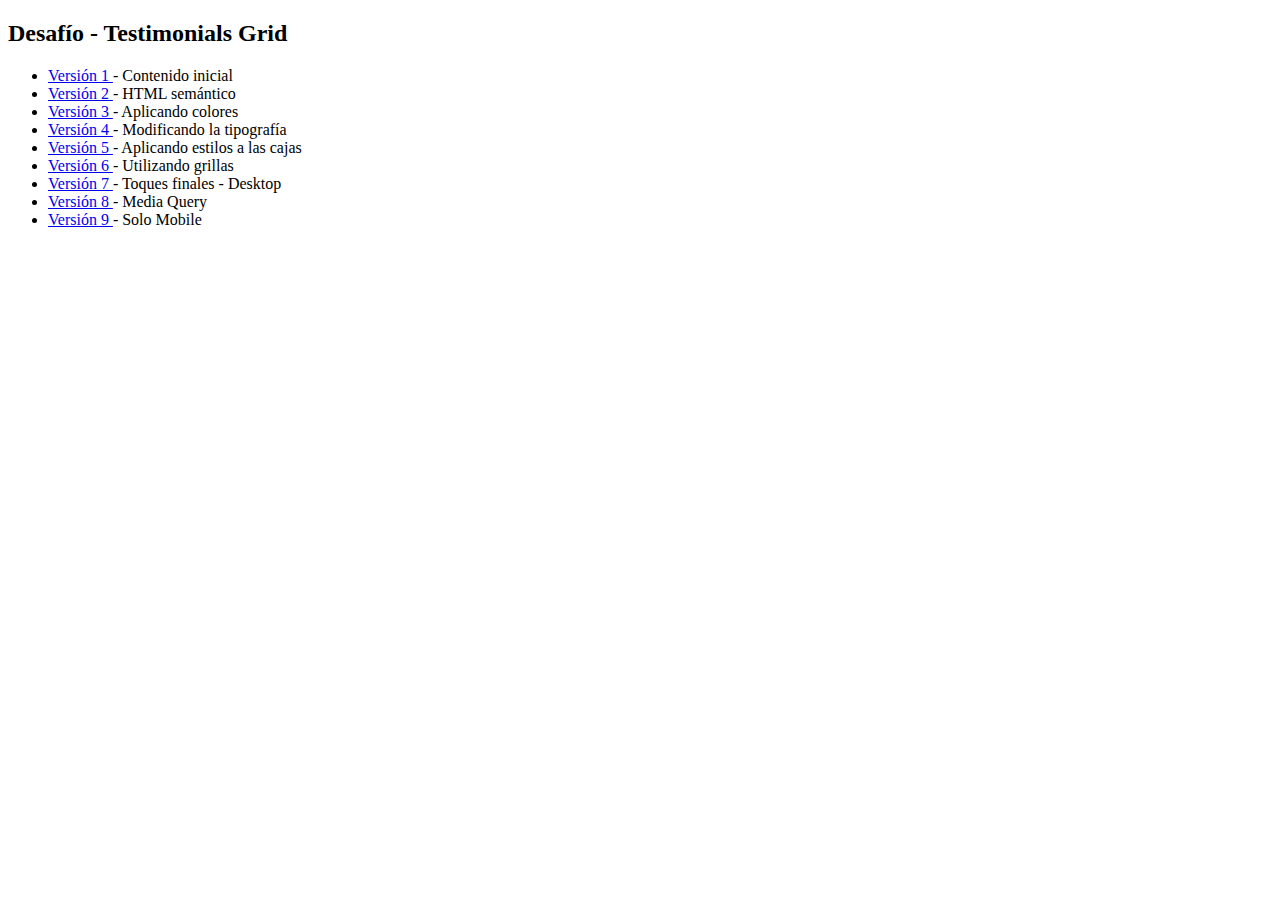
<file: index.html>
<!DOCTYPE html>
<html lang="en">

<head>
  <meta charset="UTF-8">
  <meta name="viewport" content="width=device-width, initial-scale=1.0">
  <!-- displays site properly based on user's device -->

  <link rel="icon" type="image/png" sizes="32x32" href="./images/favicon-32x32.png">

  <title>Desafío</title>
</head>

<body>
  <h2>Desafío - Testimonials Grid</h2>

  <ul>
    <li> <a href="html/v1.html"> Versión 1 </a> - Contenido inicial </li>
    <li> <a href="html/v2.html"> Versión 2 </a> - HTML semántico </li>
    <li> <a href="html/v3.html"> Versión 3 </a> - Aplicando colores </li>
    <li> <a href="html/v4.html"> Versión 4 </a> - Modificando la tipografía </li>
    <li> <a href="html/v5.html"> Versión 5 </a> - Aplicando estilos a las cajas </li>
    <li> <a href="html/v6.html"> Versión 6 </a> - Utilizando grillas </li>
    <li> <a href="html/v7.html"> Versión 7 </a> - Toques finales - Desktop </li>
    <li> <a href="html/v8.html"> Versión 8 </a> - Media Query </li>
    <li> <a href="html/v9.html"> Versión 9 </a> - Solo Mobile </li>
  </ul>

</body>

</html>
</file>
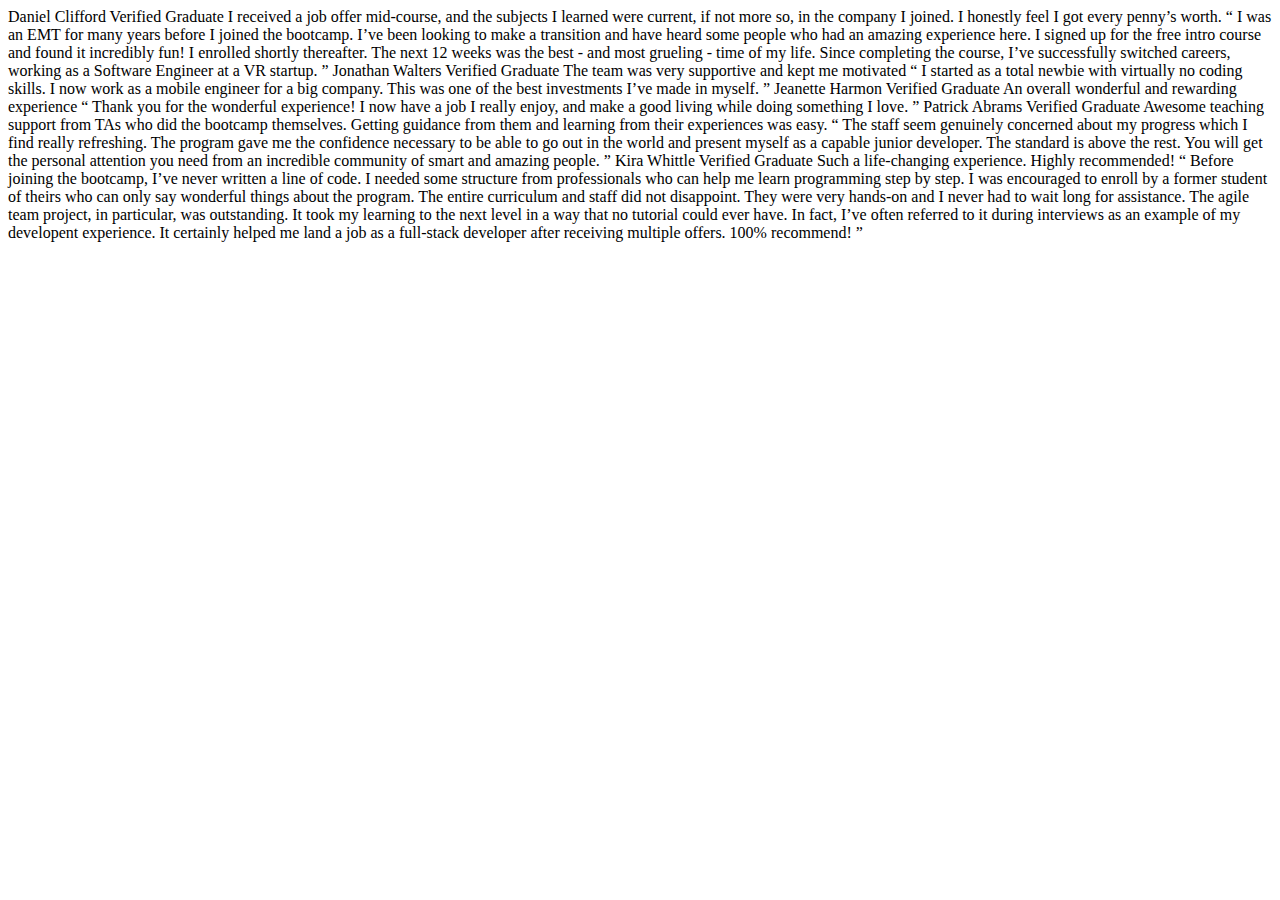
<file: html/v1.html>
<!DOCTYPE html>
<html lang="en">

<head>
  <meta charset="UTF-8">
  <meta name="viewport" content="width=device-width, initial-scale=1.0">
  <!-- displays site properly based on user's device -->

  <link rel="icon" type="image/png" sizes="32x32" href="./images/favicon-32x32.png">

  <title>V1</title>

</head>

<body>
  Daniel Clifford
  Verified Graduate

  I received a job offer mid-course, and the subjects I learned were current, if not more so,
  in the company I joined. I honestly feel I got every penny’s worth.

  “ I was an EMT for many years before I joined the bootcamp. I’ve been looking to make a
  transition and have heard some people who had an amazing experience here. I signed up
  for the free intro course and found it incredibly fun! I enrolled shortly thereafter.
  The next 12 weeks was the best - and most grueling - time of my life. Since completing
  the course, I’ve successfully switched careers, working as a Software Engineer at a VR startup. ”

  Jonathan Walters
  Verified Graduate

  The team was very supportive and kept me motivated

  “ I started as a total newbie with virtually no coding skills. I now work as a mobile engineer
  for a big company. This was one of the best investments I’ve made in myself. ”

  Jeanette Harmon
  Verified Graduate

  An overall wonderful and rewarding experience

  “ Thank you for the wonderful experience! I now have a job I really enjoy, and make a good living
  while doing something I love. ”

  Patrick Abrams
  Verified Graduate

  Awesome teaching support from TAs who did the bootcamp themselves. Getting guidance from them and
  learning from their experiences was easy.

  “ The staff seem genuinely concerned about my progress which I find really refreshing. The program
  gave me the confidence necessary to be able to go out in the world and present myself as a capable
  junior developer. The standard is above the rest. You will get the personal attention you need from
  an incredible community of smart and amazing people. ”

  Kira Whittle
  Verified Graduate

  Such a life-changing experience. Highly recommended!

  “ Before joining the bootcamp, I’ve never written a line of code. I needed some structure from
  professionals who can help me learn programming step by step. I was encouraged to enroll by a former
  student of theirs who can only say wonderful things about the program. The entire curriculum and staff
  did not disappoint. They were very hands-on and I never had to wait long for assistance. The agile team
  project, in particular, was outstanding. It took my learning to the next level in a way that no tutorial
  could ever have. In fact, I’ve often referred to it during interviews as an example of my developent
  experience. It certainly helped me land a job as a full-stack developer after receiving multiple offers.
  100% recommend! ”

</body>

</html>
</file>
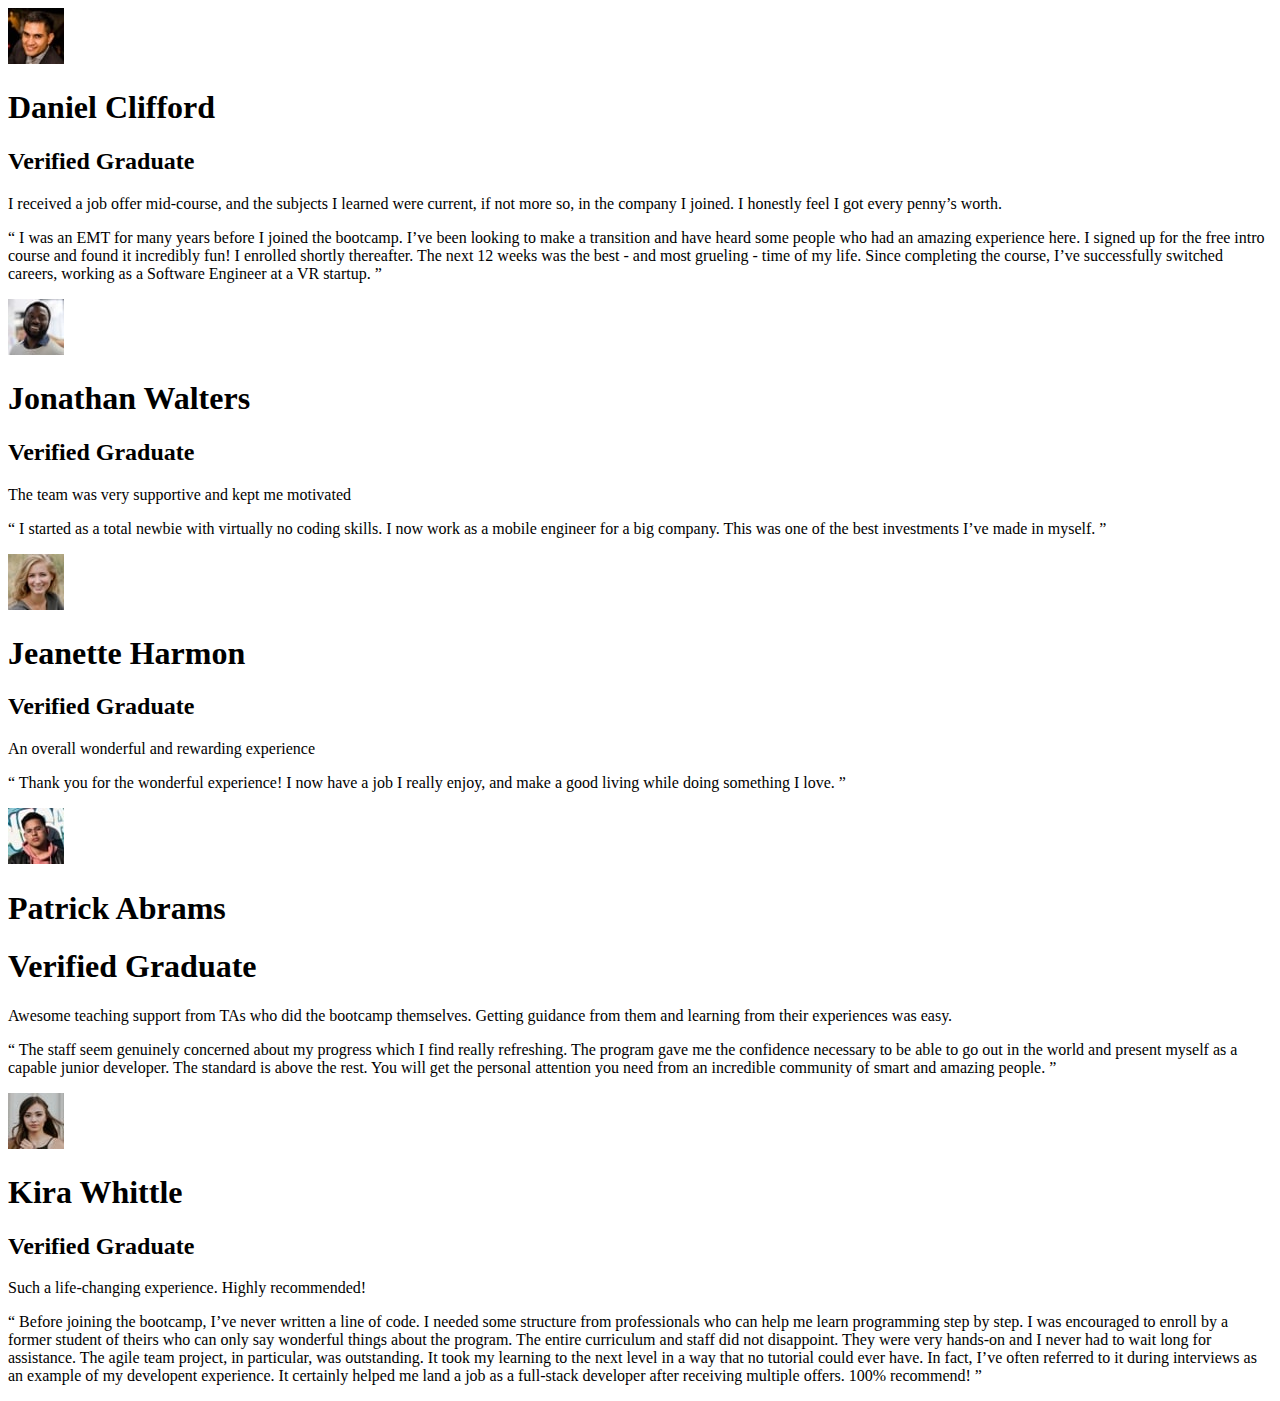
<file: html/v2.html>
<!DOCTYPE html>
<html lang="en">

<head>
  <meta charset="UTF-8">
  <meta name="viewport" content="width=device-width, initial-scale=1.0">
  <!-- displays site properly based on user's device -->

  <link rel="icon" type="image/png" sizes="32x32" href="./images/favicon-32x32.png">

  <title>V2</title>

</head>

<body>
  <main>
    <section>
      <img src="../images/image-daniel.jpg" alt="Daniel Clifford" />
      <h1>Daniel Clifford</h1>
      <h2>Verified Graduate</h2>

      <p>I received a job offer mid-course, and the subjects I learned were current, if not more so,
        in the company I joined. I honestly feel I got every penny’s worth.</p>

      <p>“ I was an EMT for many years before I joined the bootcamp. I’ve been looking to make a
        transition and have heard some people who had an amazing experience here. I signed up
        for the free intro course and found it incredibly fun! I enrolled shortly thereafter.
        The next 12 weeks was the best - and most grueling - time of my life. Since completing
        the course, I’ve successfully switched careers, working as a Software Engineer at a VR startup. ”</p>
    </section>

    <section>
      <img src="../images/image-jonathan.jpg" alt="Jonathan Walters" />
      <h1>Jonathan Walters</h1>
      <h2>Verified Graduate</h2>

      <p> The team was very supportive and kept me motivated</p>

      <p> “ I started as a total newbie with virtually no coding skills. I now work as a mobile engineer
        for a big company. This was one of the best investments I’ve made in myself. ”</p>
    </section>

    <section>
      <img src="../images/image-jeanette.jpg" alt="Jeanette Harmon" />
      <h1>Jeanette Harmon</h1>
      <h2>Verified Graduate</h2>

      <p>An overall wonderful and rewarding experience</p>

      <p>“ Thank you for the wonderful experience! I now have a job I really enjoy, and make a good living
        while doing something I love. ”</p>
    </section>

    <section>
      <img src="../images/image-patrick.jpg" alt="Patrick Abrams" />
      <h1>Patrick Abrams</h1>
      <h1>Verified Graduate</h1>

      <p>Awesome teaching support from TAs who did the bootcamp themselves. Getting guidance from them and
        learning from their experiences was easy.</p>

      <p>“ The staff seem genuinely concerned about my progress which I find really refreshing. The program
        gave me the confidence necessary to be able to go out in the world and present myself as a capable
        junior developer. The standard is above the rest. You will get the personal attention you need from
        an incredible community of smart and amazing people. ”</p>
    </section>

    <section>
      <img src="../images/image-kira.jpg" alt="Daniel Clifford" class="card__image" />
      <h1>Kira Whittle</h1>
      <h2>Verified Graduate</h2>

      <p>Such a life-changing experience. Highly recommended!</p>

      <p>“ Before joining the bootcamp, I’ve never written a line of code. I needed some structure from
        professionals who can help me learn programming step by step. I was encouraged to enroll by a former
        student of theirs who can only say wonderful things about the program. The entire curriculum and staff
        did not disappoint. They were very hands-on and I never had to wait long for assistance. The agile team
        project, in particular, was outstanding. It took my learning to the next level in a way that no tutorial
        could ever have. In fact, I’ve often referred to it during interviews as an example of my developent
        experience. It certainly helped me land a job as a full-stack developer after receiving multiple offers.
        100% recommend! ”</p>
    </section>
  </main>

</body>

</html>
</file>
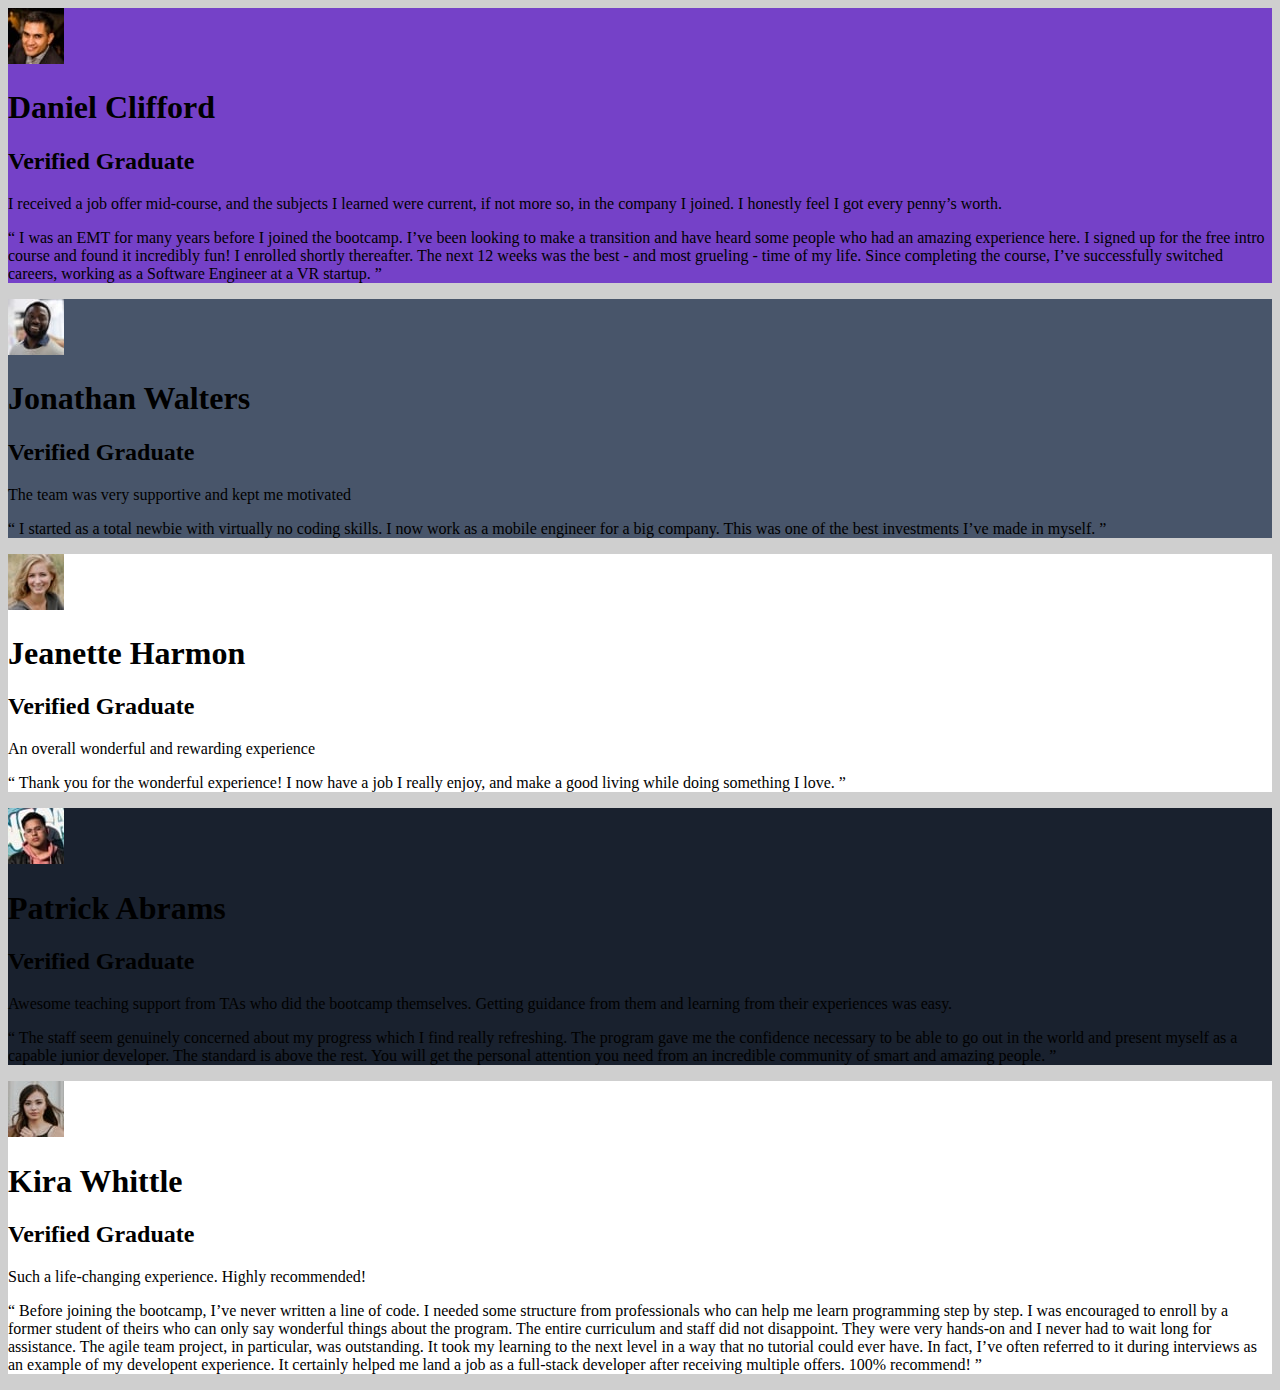
<file: html/v3.html>
<!DOCTYPE html>
<html lang="en">

<head>
    <meta charset="UTF-8">
    <meta name="viewport" content="width=device-width, initial-scale=1.0">
    <!-- displays site properly based on user's device -->

    <link rel="icon" type="image/png" sizes="32x32" href="./images/favicon-32x32.png">

    <title>V3</title>
    <link rel="stylesheet" href="../css/style_v3.css">
</head>

<body>
    <main>
        <section class="card--moderate-violet">
            <div class="card__author">
                <img src="../images/image-daniel.jpg" alt="Daniel Clifford" class="card__image" />
                <h1 class="author__name">Daniel Clifford</h1>
                <h2 class="author__description">Verified Graduate</h2>
            </div>

            <p class="card__short-review">I received a job offer mid-course, and the subjects I learned were current, if
                not
                more so,
                in the company I joined. I honestly feel I got every penny’s worth.</p>

            <p class="card__long-review">“ I was an EMT for many years before I joined the bootcamp. I’ve been looking
                to make
                a
                transition and have heard some people who had an amazing experience here. I signed up
                for the free intro course and found it incredibly fun! I enrolled shortly thereafter.
                The next 12 weeks was the best - and most grueling - time of my life. Since completing
                the course, I’ve successfully switched careers, working as a Software Engineer at a VR startup. ”</p>
        </section>

        <section class="card--very-dark-grayish-blue ">
            <div class="card__author">
                <img src="../images/image-jonathan.jpg" alt="Jonathan Walters" class="card__image" />
                <h1 class="author__name">Jonathan Walters</h1>
                <h2 class="author__description">Verified Graduate</h2>
            </div>

            <p class="card__short-review"> The team was very supportive and kept me motivated</p>

            <p class="card__long-review"> “ I started as a total newbie with virtually no coding skills. I now work as a
                mobile engineer
                for a big company. This was one of the best investments I’ve made in myself. ”</p>
        </section>

        <section class="card card--white">
            <div class="card__author">
                <img src="../images/image-jeanette.jpg" alt="Jeanette Harmon" class="card__image" />
                <h1 class="author__name">Jeanette Harmon</h1>
                <h2 class="author__description">Verified Graduate</h2>
            </div>

            <p class="card__short-review">An overall wonderful and rewarding experience</p>

            <p class="card__long-review"> “ Thank you for the wonderful experience! I now have a job I really enjoy, and
                make
                a good living
                while doing something I love. ”</p>
        </section>

        <section class="card--very-dark-backish-blue">
            <div class="card__author">
                <img src="../images/image-patrick.jpg" alt="Patrick Abrams" class="card__image" />
                <h1 class="author__name">Patrick Abrams</h1>
                <h2 class="author__description">Verified Graduate</h2>
            </div>

            <p class="card__short-review">Awesome teaching support from TAs who did the bootcamp themselves. Getting
                guidance
                from them and
                learning from their experiences was easy.</p>

            <p class="card__long-review"> “ The staff seem genuinely concerned about my progress which I find really
                refreshing. The program
                gave me the confidence necessary to be able to go out in the world and present myself as a capable
                junior developer. The standard is above the rest. You will get the personal attention you need from
                an incredible community of smart and amazing people. ”</p>
        </section>

        <section class="card--white">
            <div class="card__author">
                <img src="../images/image-kira.jpg" alt="Daniel Clifford" class="card__image" />
                <h1 class="author__name">Kira Whittle</h1>
                <h2 class="author__description">Verified Graduate</h2>
            </div>

            <p class="card__short-review">Such a life-changing experience. Highly recommended!</p>

            <p class="card__long-review">“ Before joining the bootcamp, I’ve never written a line of code. I needed some
                structure from
                professionals who can help me learn programming step by step. I was encouraged to enroll by a former
                student of theirs who can only say wonderful things about the program. The entire curriculum and staff
                did not disappoint. They were very hands-on and I never had to wait long for assistance. The agile team
                project, in particular, was outstanding. It took my learning to the next level in a way that no tutorial
                could ever have. In fact, I’ve often referred to it during interviews as an example of my developent
                experience. It certainly helped me land a job as a full-stack developer after receiving multiple offers.
                100% recommend! ”</p>
        </section>
    </main>

</body>

</html>
</file>
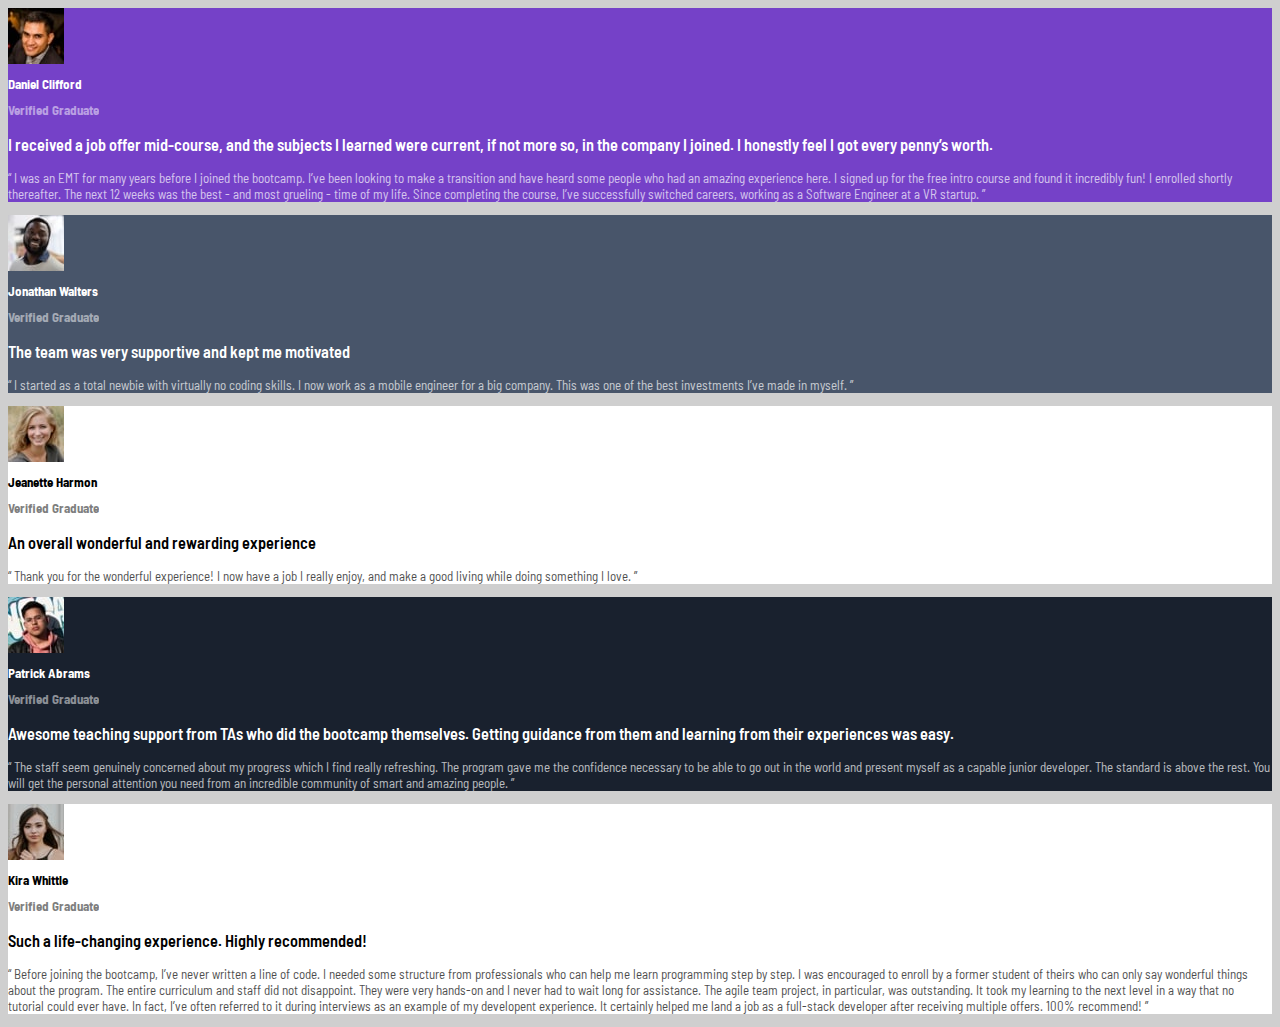
<file: html/v4.html>
<!DOCTYPE html>
<html lang="en">

<head>
    <meta charset="UTF-8">
    <meta name="viewport" content="width=device-width, initial-scale=1.0">
    <!-- displays site properly based on user's device -->

    <link rel="icon" type="image/png" sizes="32x32" href="./images/favicon-32x32.png">

    <title>V4</title>
    <link rel="stylesheet" href="../css/style_v4.css">
</head>

<body>
    <main>
        <section class="card--moderate-violet">
            <div class="card__author">
                <img src="../images/image-daniel.jpg" alt="Daniel Clifford" class="card__image" />
                <h1 class="author__name">Daniel Clifford</h1>
                <h2 class="author__description">Verified Graduate</h2>
            </div>

            <p class="card__short-review">I received a job offer mid-course, and the subjects I learned were current, if
                not
                more so,
                in the company I joined. I honestly feel I got every penny’s worth.</p>

            <p class="card__long-review">“ I was an EMT for many years before I joined the bootcamp. I’ve been looking
                to make
                a
                transition and have heard some people who had an amazing experience here. I signed up
                for the free intro course and found it incredibly fun! I enrolled shortly thereafter.
                The next 12 weeks was the best - and most grueling - time of my life. Since completing
                the course, I’ve successfully switched careers, working as a Software Engineer at a VR startup. ”</p>
        </section>

        <section class="card--very-dark-grayish-blue ">
            <div class="card__author">
                <img src="../images/image-jonathan.jpg" alt="Jonathan Walters" class="card__image" />
                <h1 class="author__name">Jonathan Walters</h1>
                <h2 class="author__description">Verified Graduate</h2>
            </div>

            <p class="card__short-review"> The team was very supportive and kept me motivated</p>

            <p class="card__long-review"> “ I started as a total newbie with virtually no coding skills. I now work as a
                mobile engineer
                for a big company. This was one of the best investments I’ve made in myself. ”</p>
        </section>

        <section class="card card--white">
            <div class="card__author">
                <img src="../images/image-jeanette.jpg" alt="Jeanette Harmon" class="card__image" />
                <h1 class="author__name">Jeanette Harmon</h1>
                <h2 class="author__description">Verified Graduate</h2>
            </div>

            <p class="card__short-review">An overall wonderful and rewarding experience</p>

            <p class="card__long-review"> “ Thank you for the wonderful experience! I now have a job I really enjoy, and
                make
                a good living
                while doing something I love. ”</p>
        </section>

        <section class="card--very-dark-blackish-blue">
            <div class="card__author">
                <img src="../images/image-patrick.jpg" alt="Patrick Abrams" class="card__image" />
                <h1 class="author__name">Patrick Abrams</h1>
                <h2 class="author__description">Verified Graduate</h2>
            </div>

            <p class="card__short-review">Awesome teaching support from TAs who did the bootcamp themselves. Getting
                guidance
                from them and
                learning from their experiences was easy.</p>

            <p class="card__long-review"> “ The staff seem genuinely concerned about my progress which I find really
                refreshing. The program
                gave me the confidence necessary to be able to go out in the world and present myself as a capable
                junior developer. The standard is above the rest. You will get the personal attention you need from
                an incredible community of smart and amazing people. ”</p>
        </section>

        <section class="card--white">
            <div class="card__author">
                <img src="../images/image-kira.jpg" alt="Daniel Clifford" class="card__image" />
                <h1 class="author__name">Kira Whittle</h1>
                <h2 class="author__description">Verified Graduate</h2>
            </div>

            <p class="card__short-review">Such a life-changing experience. Highly recommended!</p>

            <p class="card__long-review">“ Before joining the bootcamp, I’ve never written a line of code. I needed some
                structure from
                professionals who can help me learn programming step by step. I was encouraged to enroll by a former
                student of theirs who can only say wonderful things about the program. The entire curriculum and staff
                did not disappoint. They were very hands-on and I never had to wait long for assistance. The agile team
                project, in particular, was outstanding. It took my learning to the next level in a way that no tutorial
                could ever have. In fact, I’ve often referred to it during interviews as an example of my developent
                experience. It certainly helped me land a job as a full-stack developer after receiving multiple offers.
                100% recommend! ”</p>
        </section>
    </main>

</body>

</html>
</file>
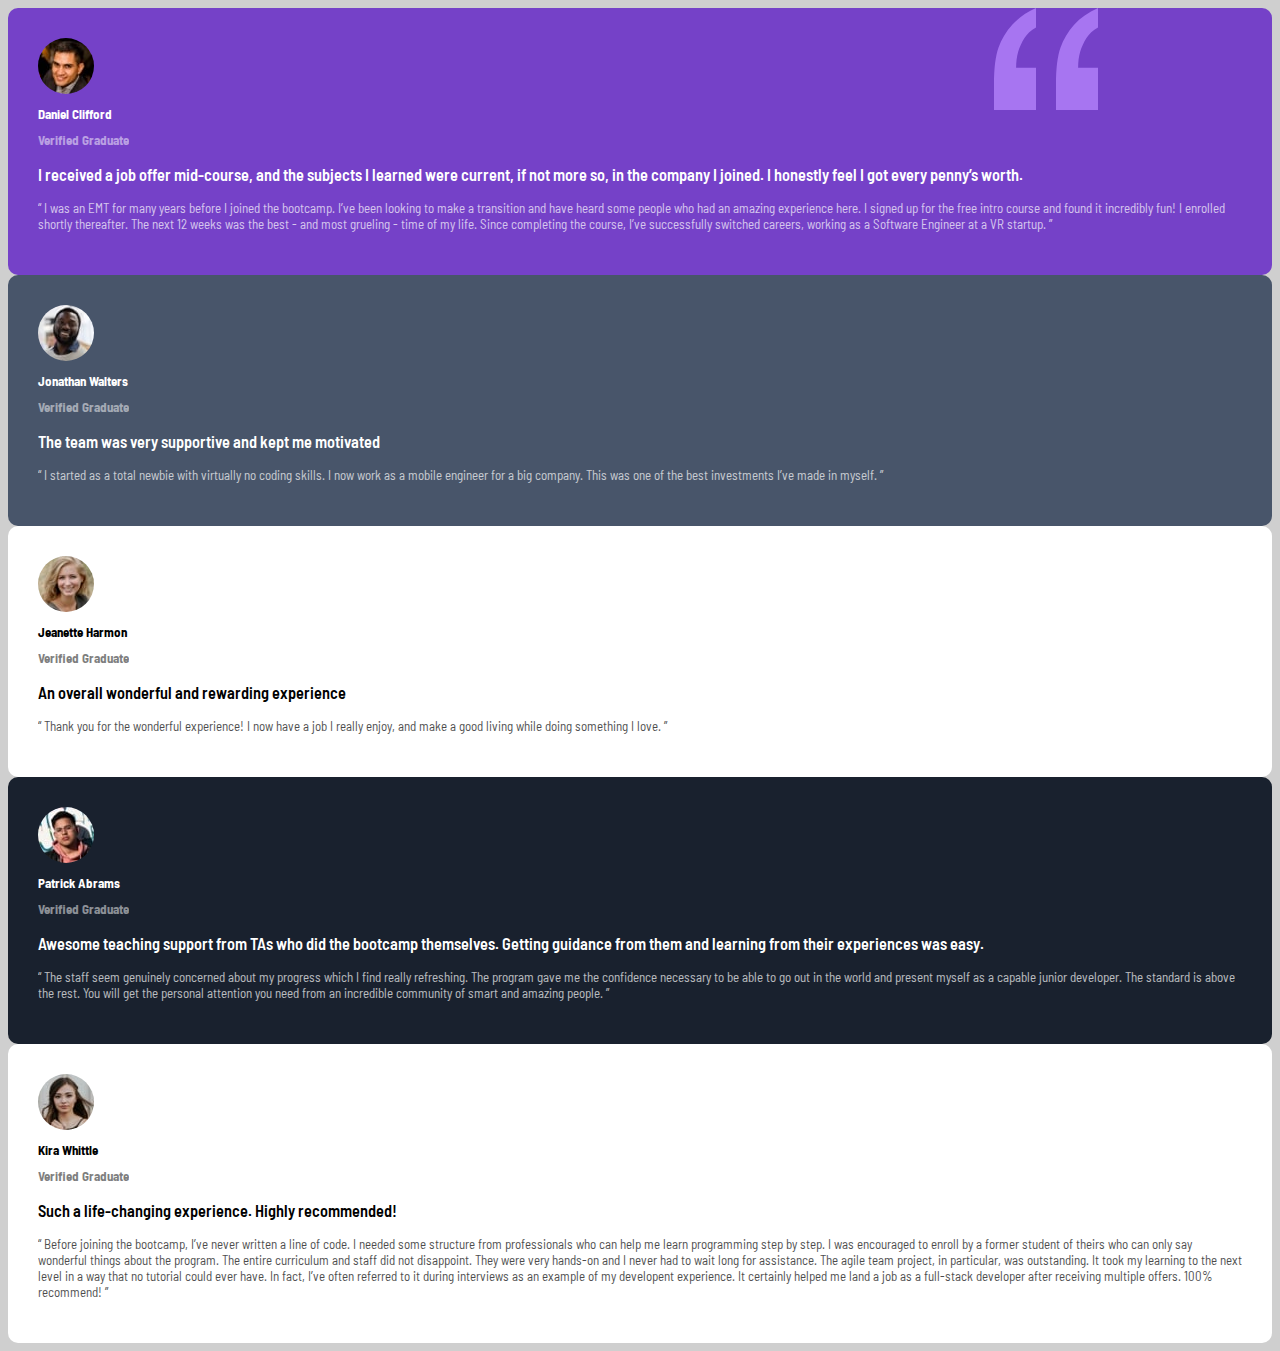
<file: html/v5.html>
<!DOCTYPE html>
<html lang="en">

<head>
    <meta charset="UTF-8">
    <meta name="viewport" content="width=device-width, initial-scale=1.0">
    <!-- displays site properly based on user's device -->

    <link rel="icon" type="image/png" sizes="32x32" href="./images/favicon-32x32.png">

    <title>V5</title>
    <link rel="stylesheet" href="../css/style_v5.css">
</head>

<body>
    <main>
        <section class="card card--moderate-violet">
            <div class="card__author">
                <img src="../images/image-daniel.jpg" alt="Daniel Clifford" class="card__image" />
                <h1 class="author__name">Daniel Clifford</h1>
                <h2 class="author__description">Verified Graduate</h2>
            </div>

            <p class="card__short-review">I received a job offer mid-course, and the subjects I learned were current, if
                not
                more so,
                in the company I joined. I honestly feel I got every penny’s worth.</p>

            <p class="card__long-review">“ I was an EMT for many years before I joined the bootcamp. I’ve been looking
                to make
                a
                transition and have heard some people who had an amazing experience here. I signed up
                for the free intro course and found it incredibly fun! I enrolled shortly thereafter.
                The next 12 weeks was the best - and most grueling - time of my life. Since completing
                the course, I’ve successfully switched careers, working as a Software Engineer at a VR startup. ”</p>
        </section>

        <section class="card card--very-dark-grayish-blue ">
            <div class="card__author">
                <img src="../images/image-jonathan.jpg" alt="Jonathan Walters" class="card__image" />
                <h1 class="author__name">Jonathan Walters</h1>
                <h2 class="author__description">Verified Graduate</h2>
            </div>

            <p class="card__short-review"> The team was very supportive and kept me motivated</p>

            <p class="card__long-review"> “ I started as a total newbie with virtually no coding skills. I now work as a
                mobile engineer
                for a big company. This was one of the best investments I’ve made in myself. ”</p>
        </section>

        <section class="card card card--white">
            <div class="card__author">
                <img src="../images/image-jeanette.jpg" alt="Jeanette Harmon" class="card__image" />
                <h1 class="author__name">Jeanette Harmon</h1>
                <h2 class="author__description">Verified Graduate</h2>
            </div>

            <p class="card__short-review">An overall wonderful and rewarding experience</p>

            <p class="card__long-review"> “ Thank you for the wonderful experience! I now have a job I really enjoy, and
                make
                a good living
                while doing something I love. ”</p>
        </section>

        <section class="card card--very-dark-blackish-blue">
            <div class="card__author">
                <img src="../images/image-patrick.jpg" alt="Patrick Abrams" class="card__image" />
                <h1 class="author__name">Patrick Abrams</h1>
                <h2 class="author__description">Verified Graduate</h2>
            </div>

            <p class="card__short-review">Awesome teaching support from TAs who did the bootcamp themselves. Getting
                guidance
                from them and
                learning from their experiences was easy.</p>

            <p class="card__long-review"> “ The staff seem genuinely concerned about my progress which I find really
                refreshing. The program
                gave me the confidence necessary to be able to go out in the world and present myself as a capable
                junior developer. The standard is above the rest. You will get the personal attention you need from
                an incredible community of smart and amazing people. ”</p>
        </section>

        <section class="card card--white">
            <div class="card__author">
                <img src="../images/image-kira.jpg" alt="Daniel Clifford" class="card__image" />
                <h1 class="author__name">Kira Whittle</h1>
                <h2 class="author__description">Verified Graduate</h2>
            </div>

            <p class="card__short-review">Such a life-changing experience. Highly recommended!</p>

            <p class="card__long-review">“ Before joining the bootcamp, I’ve never written a line of code. I needed some
                structure from
                professionals who can help me learn programming step by step. I was encouraged to enroll by a former
                student of theirs who can only say wonderful things about the program. The entire curriculum and staff
                did not disappoint. They were very hands-on and I never had to wait long for assistance. The agile team
                project, in particular, was outstanding. It took my learning to the next level in a way that no tutorial
                could ever have. In fact, I’ve often referred to it during interviews as an example of my developent
                experience. It certainly helped me land a job as a full-stack developer after receiving multiple offers.
                100% recommend! ”</p>
        </section>
    </main>

</body>

</html>
</file>
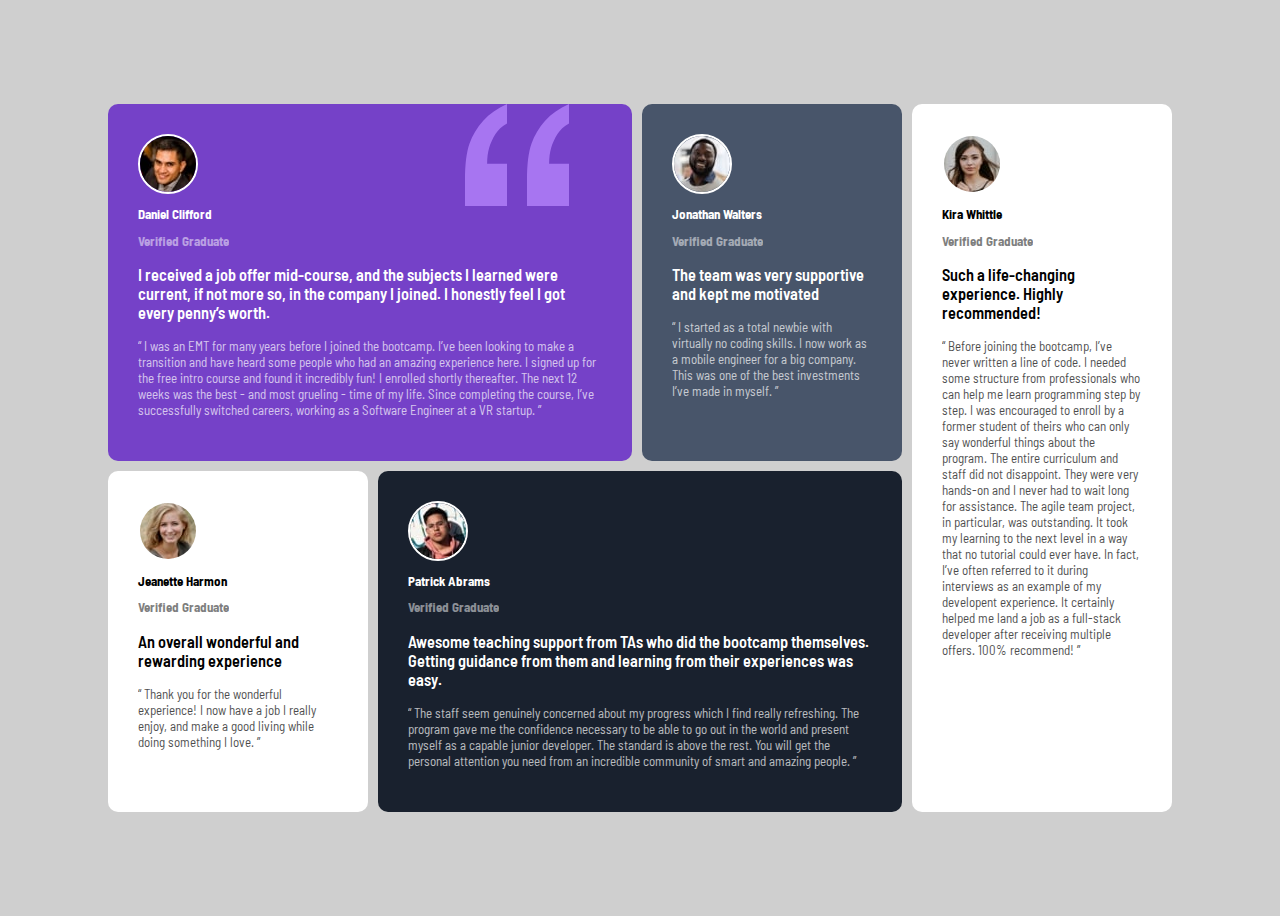
<file: html/v6.html>
<!DOCTYPE html>
<html lang="en">

<head>
    <meta charset="UTF-8">
    <meta name="viewport" content="width=device-width, initial-scale=1.0">
    <!-- displays site properly based on user's device -->

    <link rel="icon" type="image/png" sizes="32x32" href="./images/favicon-32x32.png">

    <title>V6</title>
    <link rel="stylesheet" href="../css/style_v6.css">
</head>

<body>
    <main class="container">
        <section class="card card--moderate-violet card--col-span-2">
            <div class="card__author">
                <img src="../images/image-daniel.jpg" alt="Daniel Clifford" class="card__image" />
                <h1 class="author__name">Daniel Clifford</h1>
                <h2 class="author__description">Verified Graduate</h2>
            </div>

            <p class="card__short-review">I received a job offer mid-course, and the subjects I learned were current, if
                not
                more so,
                in the company I joined. I honestly feel I got every penny’s worth.</p>

            <p class="card__long-review">“ I was an EMT for many years before I joined the bootcamp. I’ve been looking
                to make
                a
                transition and have heard some people who had an amazing experience here. I signed up
                for the free intro course and found it incredibly fun! I enrolled shortly thereafter.
                The next 12 weeks was the best - and most grueling - time of my life. Since completing
                the course, I’ve successfully switched careers, working as a Software Engineer at a VR startup. ”</p>
        </section>

        <section class="card card--very-dark-grayish-blue ">
            <div class="card__author">
                <img src="../images/image-jonathan.jpg" alt="Jonathan Walters" class="card__image" />
                <h1 class="author__name">Jonathan Walters</h1>
                <h2 class="author__description">Verified Graduate</h2>
            </div>

            <p class="card__short-review"> The team was very supportive and kept me motivated</p>

            <p class="card__long-review"> “ I started as a total newbie with virtually no coding skills. I now work as a
                mobile engineer
                for a big company. This was one of the best investments I’ve made in myself. ”</p>
        </section>

        <section class="card card--white card--row-span-2">
            <div class="card__author">
                <img src="../images/image-kira.jpg" alt="Daniel Clifford" class="card__image" />
                <h1 class="author__name">Kira Whittle</h1>
                <h2 class="author__description">Verified Graduate</h2>
            </div>

            <p class="card__short-review">Such a life-changing experience. Highly recommended!</p>

            <p class="card__long-review">“ Before joining the bootcamp, I’ve never written a line of code. I needed some
                structure from
                professionals who can help me learn programming step by step. I was encouraged to enroll by a former
                student of theirs who can only say wonderful things about the program. The entire curriculum and staff
                did not disappoint. They were very hands-on and I never had to wait long for assistance. The agile team
                project, in particular, was outstanding. It took my learning to the next level in a way that no tutorial
                could ever have. In fact, I’ve often referred to it during interviews as an example of my developent
                experience. It certainly helped me land a job as a full-stack developer after receiving multiple offers.
                100% recommend! ”</p>
        </section>

        <section class="card card card--white ">
            <div class="card__author">
                <img src="../images/image-jeanette.jpg" alt="Jeanette Harmon" class="card__image" />
                <h1 class="author__name">Jeanette Harmon</h1>
                <h2 class="author__description">Verified Graduate</h2>
            </div>

            <p class="card__short-review">An overall wonderful and rewarding experience</p>

            <p class="card__long-review"> “ Thank you for the wonderful experience! I now have a job I really enjoy, and
                make
                a good living
                while doing something I love. ”</p>
        </section>

        <section class="card card--very-dark-blackish-blue card--col-span-2">
            <div class="card__author">
                <img src="../images/image-patrick.jpg" alt="Patrick Abrams" class="card__image" />
                <h1 class="author__name">Patrick Abrams</h1>
                <h2 class="author__description">Verified Graduate</h2>
            </div>

            <p class="card__short-review">Awesome teaching support from TAs who did the bootcamp themselves. Getting
                guidance
                from them and
                learning from their experiences was easy.</p>

            <p class="card__long-review"> “ The staff seem genuinely concerned about my progress which I find really
                refreshing. The program
                gave me the confidence necessary to be able to go out in the world and present myself as a capable
                junior developer. The standard is above the rest. You will get the personal attention you need from
                an incredible community of smart and amazing people. ”</p>
        </section>
    </main>

</body>

</html>
</file>
<file: css/style_v3.css>
body {
    background-color: hsl(0, 0%, 81%);
}

.card--moderate-violet {
    background-color: hsl(263, 55%, 52%);
}

.card--very-dark-grayish-blue {
    background-color: hsl(217, 19%, 35%);
}

.card--very-dark-backish-blue {
    background-color: hsl(219, 29%, 14%);
}

.card--white {
    background-color: hsl(0, 0%, 100%);
}
</file>
<file: css/style_v4.css>
@import url('https://fonts.googleapis.com/css2?family=Barlow+Semi+Condensed:wght@500;600&display=swap');

* {
    font-size: 13px;
    font-family: 'Barlow Semi Condensed', sans-serif;
}

body {
    background-color: hsl(0, 0%, 81%);
}

.card--moderate-violet {
    background-color: hsl(263, 55%, 52%);
}

.card--very-dark-grayish-blue {
    background-color: hsl(217, 19%, 35%);
}

.card--very-dark-blackish-blue {
    background-color: hsl(219, 29%, 14%);
}

.card--white {
    background-color: hsl(0, 0%, 100%);
}

.card--moderate-violet,
.card--very-dark-grayish-blue,
.card--very-dark-blackish-blue {
    color: hsl(0, 0%, 100%);
}

.author__description {
    opacity: 50%;
}

.card__short-review {
    font-size: 1.25rem;
    font-weight: 600;
}

.card__long-review {
    opacity: 70%;
}
</file>
<file: css/style_v5.css>
@import url('https://fonts.googleapis.com/css2?family=Barlow+Semi+Condensed:wght@500;600&display=swap');

:root {
    --light-gray: hsl(0, 0%, 81%);
    --white: hsl(0, 0%, 100%);
    --moderate-violet: hsl(263, 55%, 52%);
    --very-dark-grayish-blue: hsl(217, 19%, 35%);
    --very-dark-backish-blue: hsl(219, 29%, 14%);
}

* {
    font-size: 13px;
    font-family: 'Barlow Semi Condensed', sans-serif;
}

body {
    background-color: var(--light-gray);
}

.card {
    border-radius: 10px;
    padding: 30px;
}

.card--moderate-violet {
    background-color: var(--moderate-violet);
    background-image: url('../images/bg-pattern-quotation.svg');
    background-repeat: no-repeat;
    background-position: top right 15%;
}

.card--very-dark-grayish-blue {
    background-color: var(--very-dark-grayish-blue);
}

.card--very-dark-blackish-blue {
    background-color: var(--very-dark-backish-blue);
}

.card--white {
    background-color: var(--white);
}

.card--moderate-violet,
.card--very-dark-grayish-blue,
.card--very-dark-blackish-blue {
    color: var(--white);
}

.card__image {
    border-radius: 50%;
}

.author__description {
    opacity: 50%;
}

.card__short-review {
    font-size: 1.25rem;
    font-weight: 600;
}

.card__long-review {
    opacity: 70%;
}
</file>
<file: css/style_v6.css>
@import url('https://fonts.googleapis.com/css2?family=Barlow+Semi+Condensed:wght@500;600&display=swap');

:root {
    --light-gray: hsl(0, 0%, 81%);
    --light-grayish-blue: hsl(210, 46%, 95%);
    --white: hsl(0, 0%, 100%);
    --moderate-violet: hsl(263, 55%, 52%);
    --very-dark-grayish-blue: hsl(217, 19%, 35%);
    --very-dark-backish-blue: hsl(219, 29%, 14%);
}

* {
    font-size: 13px;
    font-family: 'Barlow Semi Condensed', sans-serif;
}

body {
    background-color: var(--light-gray);
    display: grid;
    place-items: center;
    height: 100vh;
}

.container {
    display: grid;
    grid-template-columns: repeat(4, 1fr);
    gap: 10px;
    padding-left: 100px;
    padding-right: 100px;
}

.card {
    border-radius: 10px;
    padding: 30px;
    min-width: 200px;
}

.card--col-span-2 {
    grid-column: span 2;
}

.card--row-span-2 {
    grid-row: span 2;
}

.card--moderate-violet {
    background-color: var(--moderate-violet);
    background-image: url('../images/bg-pattern-quotation.svg');
    background-repeat: no-repeat;
    background-position: top right 15%;
}

.card--very-dark-grayish-blue {
    background-color: var(--very-dark-grayish-blue);
}

.card--very-dark-blackish-blue {
    background-color: var(--very-dark-backish-blue);
}

.card--white {
    background-color: var(--white);
}

.card--moderate-violet,
.card--very-dark-grayish-blue,
.card--very-dark-blackish-blue {
    color: var(--white);
}

.card__image {
    border-radius: 50%;
    border: 2px solid var(--white);
}

.author__description {
    opacity: 50%;
}

.card__short-review {
    font-size: 1.25rem;
    font-weight: 600;
}

.card__long-review {
    opacity: 70%;
}
</file>
